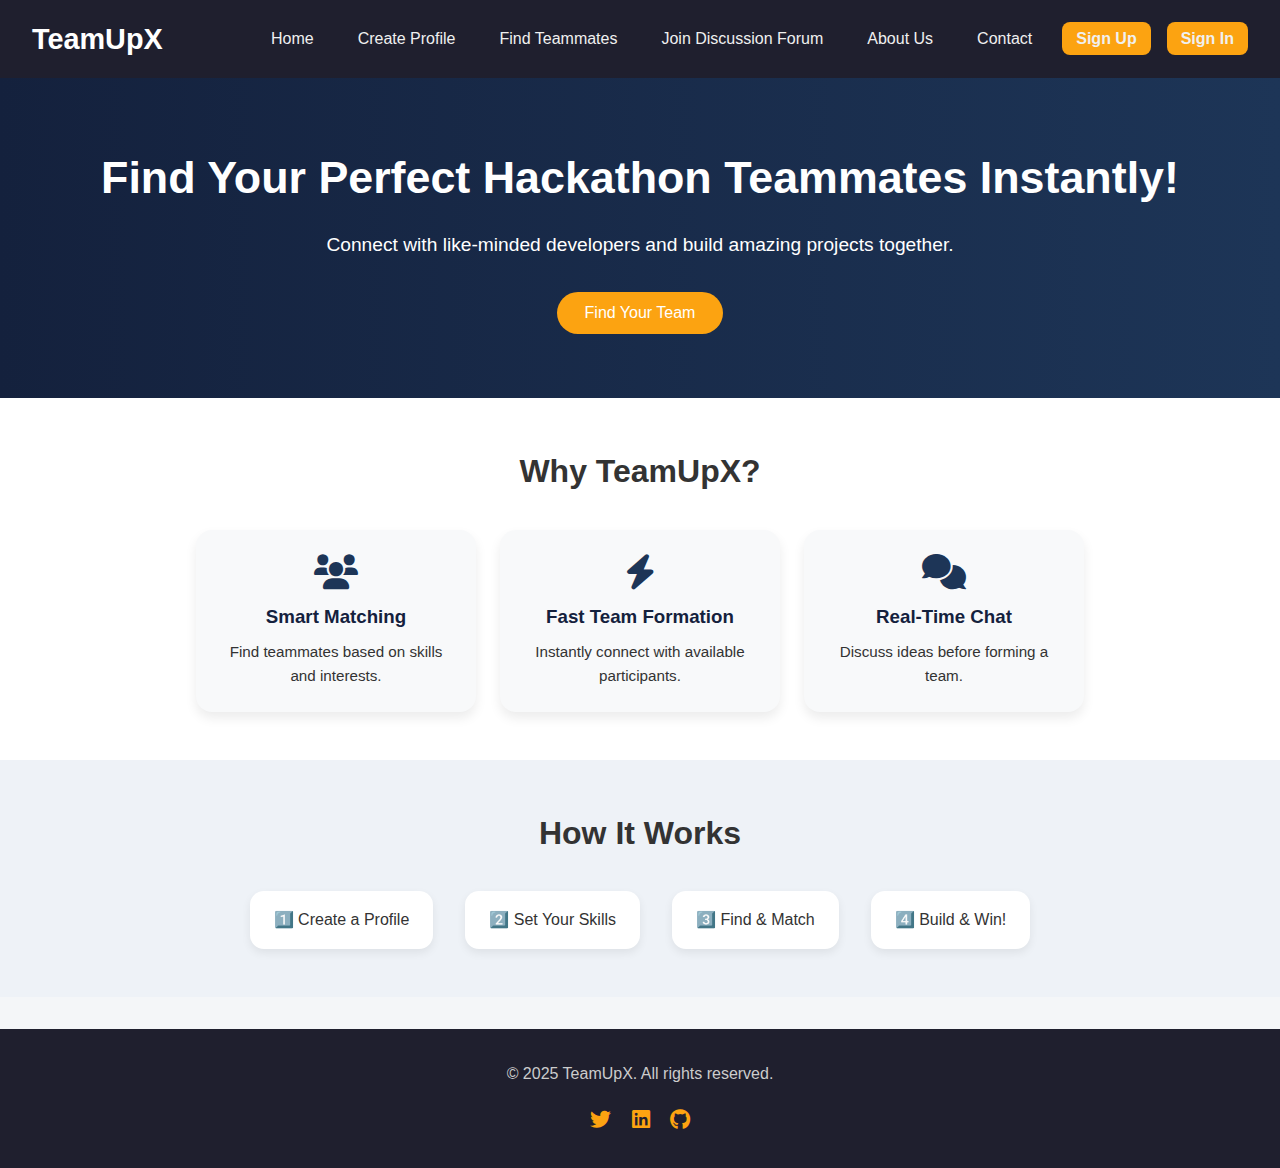
<file: public/index.html>
<!DOCTYPE html>
<html lang="en">
<head>
    <meta charset="UTF-8">
    <meta name="viewport" content="width=device-width, initial-scale=1.0">
    <title>TeamUpX - Find Your Perfect Teammates</title>
    <link rel="stylesheet" href="style.css">
    <script defer src="script.js"></script>
    <link rel="stylesheet" href="https://cdnjs.cloudflare.com/ajax/libs/font-awesome/6.0.0/css/all.min.css">
</head>
<body>

    <!-- Navbar -->
    <nav class="navbar">
        <div class="logo">TeamUpX</div>
        <ul class="nav-links">
            <li><a href="./index.html">Home</a></li>
            <li><a href="./profile/profile.html">Create Profile</a></li>
            <li><a href="./FindTeam/team.html">Find Teammates</a></li>
            <li><a href="./Discussion/chat.html">Join Discussion Forum</a></li>
            <!-- <li><a href="#">Explore Projects</a></li> -->
            <li><a href="#">About Us</a></li>
            <li><a href="./feedback/feedback.html">Contact</a></li>
            <li><a href="./register/register.html" class="cta-button">Sign Up</a></li>
            <li><a href="./login/login.html" class="cta-button">Sign In</a></li>
        </ul>
    </nav>

    <!-- Hero Section -->
    <header class="hero">
        <h1>Find Your Perfect Hackathon Teammates Instantly!</h1>
        <p>Connect with like-minded developers and build amazing projects together.</p>
        <button class="cta-main">Find Your Team</button>
    </header>

    <!-- Features Section -->
    <section class="features">
        <h2>Why TeamUpX?</h2>
        <div class="feature-cards">
            <div class="card">
                <i class="fas fa-users"></i>
                <h3>Smart Matching</h3>
                <p>Find teammates based on skills and interests.</p>
            </div>
            <div class="card">
                <i class="fas fa-bolt"></i>
                <h3>Fast Team Formation</h3>
                <p>Instantly connect with available participants.</p>
            </div>
            <div class="card">
                <i class="fas fa-comments"></i>
                <h3>Real-Time Chat</h3>
                <p>Discuss ideas before forming a team.</p>
            </div>
        </div>
    </section>

    <!-- How It Works -->
    <section class="how-it-works">
        <h2>How It Works</h2>
        <div class="steps">
            <div class="step"><span>1️⃣</span> Create a Profile</div>
            <div class="step"><span>2️⃣</span> Set Your Skills</div>
            <div class="step"><span>3️⃣</span> Find & Match</div>
            <div class="step"><span>4️⃣</span> Build & Win!</div>
        </div>
    </section>

    <!-- Footer -->
    <footer>
        <p>© 2025 TeamUpX. All rights reserved.</p>
        <div class="social-icons">
            <a href="#"><i class="fab fa-twitter"></i></a>
            <a href="#"><i class="fab fa-linkedin"></i></a>
            <a href="#"><i class="fab fa-github"></i></a>
        </div>
    </footer>

</body>
</html>
</file>
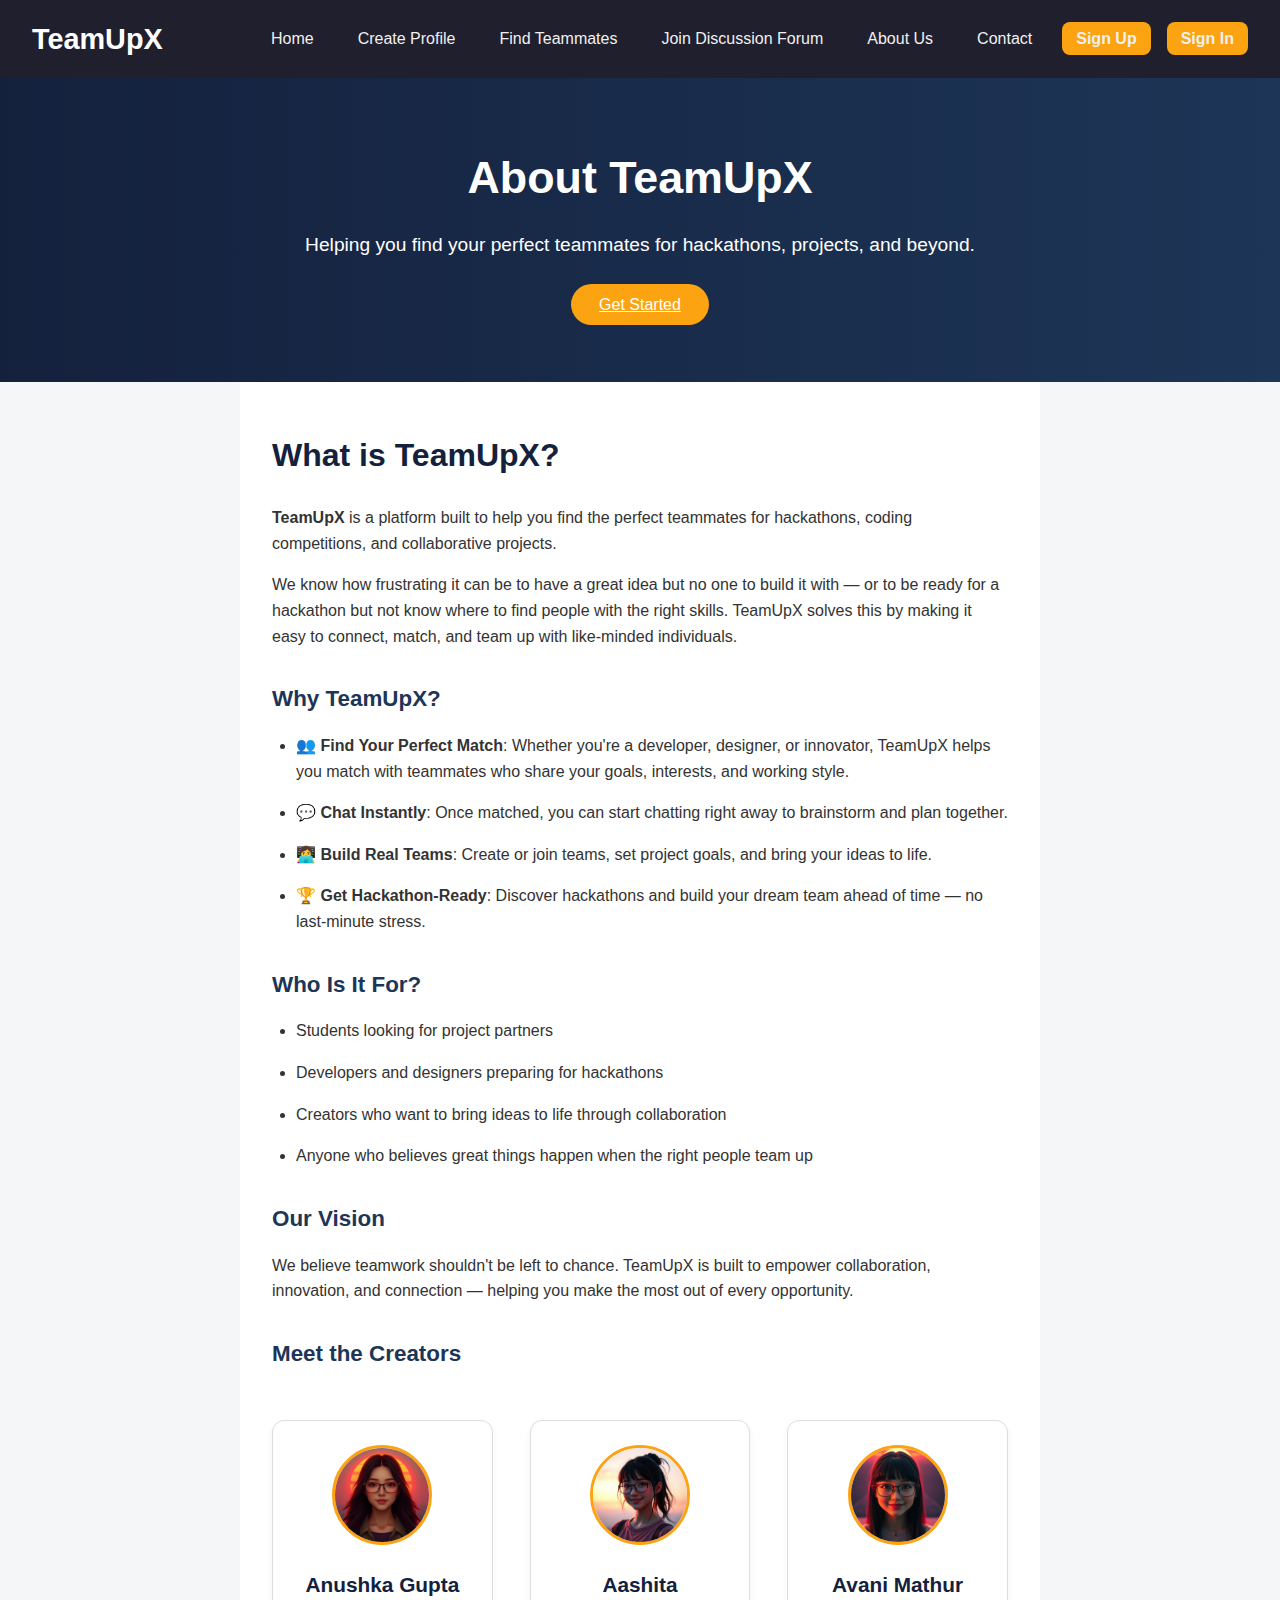
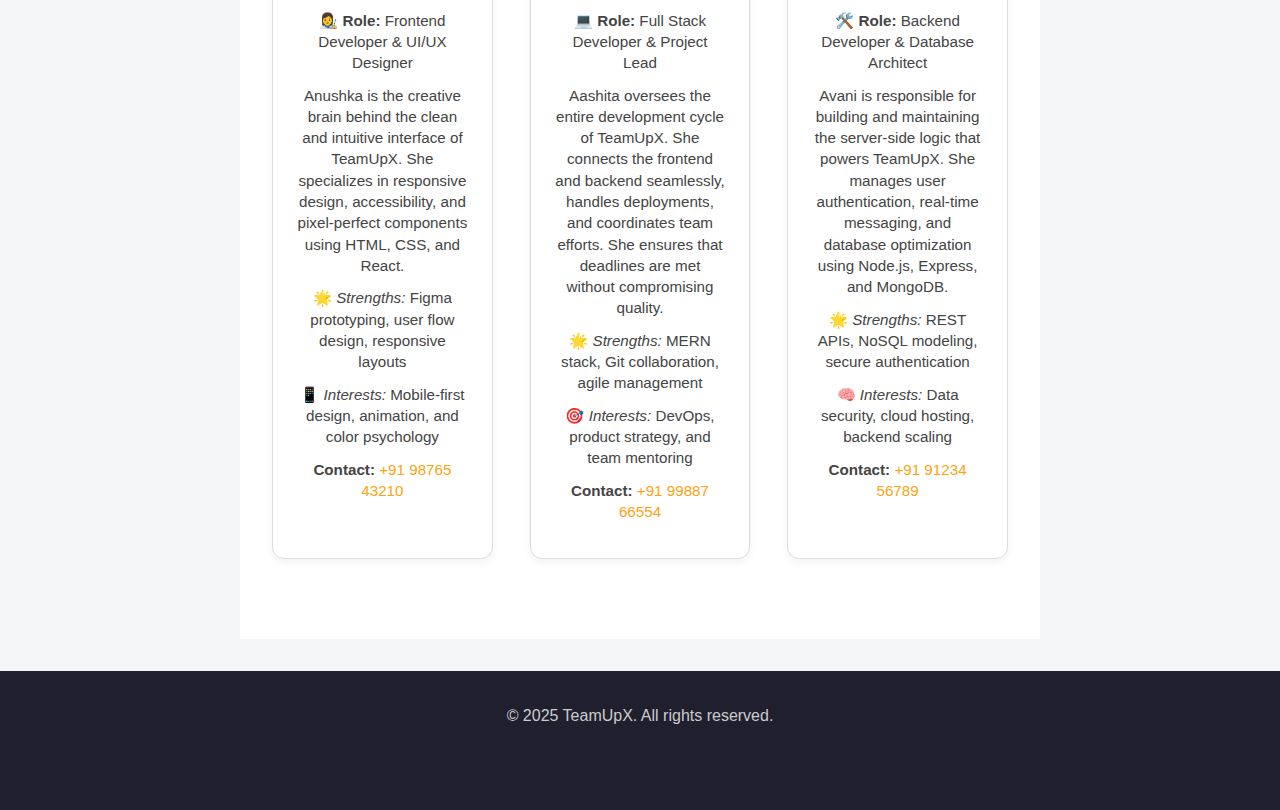
<file: public/aboutUs/aboutUs.html>
<!DOCTYPE html>
<html lang="en">
<head>
  <meta charset="UTF-8" />
  <meta name="viewport" content="width=device-width, initial-scale=1.0"/>
    <link rel="stylesheet" href="aboutUs.css">

  <title>About Us</title>

</head>
<body>

    <!-- Navbar -->
    <nav class="navbar">
        <div class="logo">TeamUpX</div>
        <ul class="nav-links">
            <li><a href="/public/index.html">Home</a></li>
            <li><a href="/public/profile/profile.html">Create Profile</a></li>
            <li><a href="/public/FindTeam/team.html">Find Teammates</a></li>
            <li><a href="/public/Discussion/chat.html">Join Discussion Forum</a></li>
            <li><a href="#">About Us</a></li>
            <li><a href="/public/feedback/feedback.html">Contact</a></li>
            <li><a href="/public/register/register.html" class="cta-button">Sign Up</a></li>
            <li><a href="/public/login/login.html" class="cta-button">Sign In</a></li>
        </ul>
    </nav>

  <!-- Hero -->
  <section class="hero">
    <h1>About TeamUpX</h1>
    <p>Helping you find your perfect teammates for hackathons, projects, and beyond.</p>
    <a href="/public/register/register.html" class="cta-main">Get Started</a>
  </section>

  <!-- About Content -->
  <section class="about-section">
    <h2>What is TeamUpX?</h2>
    <p><strong>TeamUpX</strong> is a platform built to help you find the perfect teammates for hackathons, coding competitions, and collaborative projects.</p>
    <p>We know how frustrating it can be to have a great idea but no one to build it with — or to be ready for a hackathon but not know where to find people with the right skills. TeamUpX solves this by making it easy to connect, match, and team up with like-minded individuals.</p>

    <h3>Why TeamUpX?</h3>
    <ul>
      <li>👥 <strong>Find Your Perfect Match</strong>: Whether you're a developer, designer, or innovator, TeamUpX helps you match with teammates who share your goals, interests, and working style.</li>
      <li>💬 <strong>Chat Instantly</strong>: Once matched, you can start chatting right away to brainstorm and plan together.</li>
      <li>👩‍💻 <strong>Build Real Teams</strong>: Create or join teams, set project goals, and bring your ideas to life.</li>
      <li>🏆 <strong>Get Hackathon-Ready</strong>: Discover hackathons and build your dream team ahead of time — no last-minute stress.</li>
    </ul>

    <h3>Who Is It For?</h3>
    <ul>
      <li>Students looking for project partners</li>
      <li>Developers and designers preparing for hackathons</li>
      <li>Creators who want to bring ideas to life through collaboration</li>
      <li>Anyone who believes great things happen when the right people team up</li>
    </ul>

    <h3>Our Vision</h3>
    <p>We believe teamwork shouldn't be left to chance. TeamUpX is built to empower collaboration, innovation, and connection — helping you make the most out of every opportunity.</p>
 
<h3>Meet the Creators</h3> 
<div class="creators-container">

  <div class="creator-card">
    <img src="./creator1.PNG" alt="Anushka Gupta">
    <h4>Anushka Gupta</h4>
    <p>👩‍🎨 <strong>Role:</strong> Frontend Developer & UI/UX Designer</p>
    <p>Anushka is the creative brain behind the clean and intuitive interface of TeamUpX. She specializes in responsive design, accessibility, and pixel-perfect components using HTML, CSS, and React.</p>
    <p>🌟 <em>Strengths:</em> Figma prototyping, user flow design, responsive layouts</p>
    <p>📱 <em>Interests:</em> Mobile-first design, animation, and color psychology</p>
    <p><strong>Contact:</strong> <a href="tel:+919876543210">+91 98765 43210</a></p>
  </div>

  <div class="creator-card">
    <img src="./creator2.PNG" alt="Aashita">
    <h4>Aashita</h4>
    <p>💻 <strong>Role:</strong> Full Stack Developer & Project Lead</p>
    <p>Aashita oversees the entire development cycle of TeamUpX. She connects the frontend and backend seamlessly, handles deployments, and coordinates team efforts. She ensures that deadlines are met without compromising quality.</p>
    <p>🌟 <em>Strengths:</em> MERN stack, Git collaboration, agile management</p>
    <p>🎯 <em>Interests:</em> DevOps, product strategy, and team mentoring</p>
    <p><strong>Contact:</strong> <a href="tel:+919988766554">+91 99887 66554</a></p>
  </div>

  <div class="creator-card">
    <img src="./creator3.PNG" alt="Avani Mathur">
    <h4>Avani Mathur</h4>
    <p>🛠️ <strong>Role:</strong> Backend Developer & Database Architect</p>
    <p>Avani is responsible for building and maintaining the server-side logic that powers TeamUpX. She manages user authentication, real-time messaging, and database optimization using Node.js, Express, and MongoDB.</p>
    <p>🌟 <em>Strengths:</em> REST APIs, NoSQL modeling, secure authentication</p>
    <p>🧠 <em>Interests:</em> Data security, cloud hosting, backend scaling</p>
    <p><strong>Contact:</strong> <a href="tel:+919123456789">+91 91234 56789</a></p>
  </div>

</div>

  </section>

    <!-- Footer -->
    <footer>
        <p>© 2025 TeamUpX. All rights reserved.</p>
        <div class="social-icons">
            <a href="#"><i class="fab fa-twitter"></i></a>
            <a href="#"><i class="fab fa-linkedin"></i></a>
            <a href="#"><i class="fab fa-github"></i></a>
        </div>
    </footer>

</body>
</html>
</file>
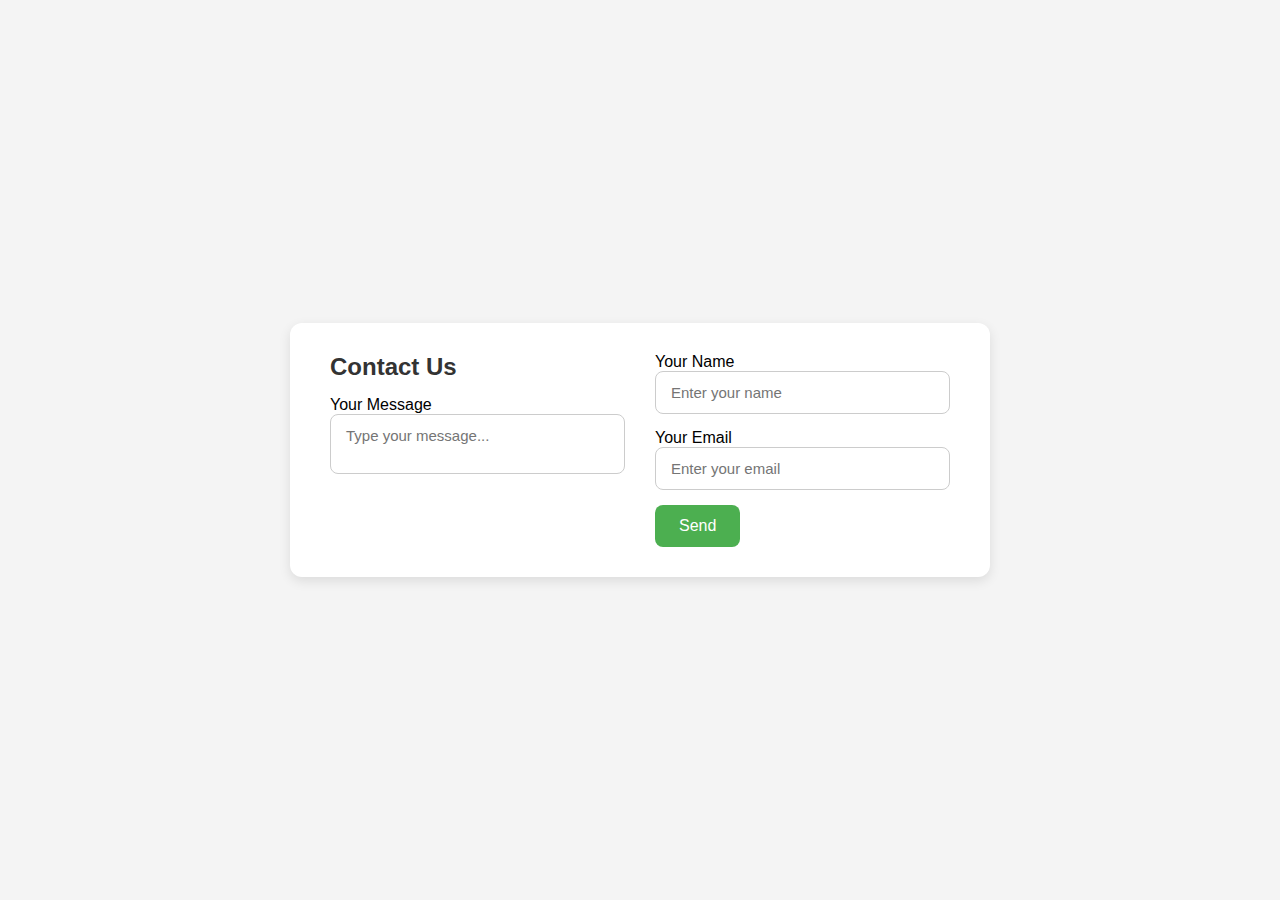
<file: public/feedback/feedback.html>
<!-- <!DOCTYPE html>
<html lang="en">
<head>
    <meta charset="UTF-8">
    <meta name="viewport" content="width=device-width, initial-scale=1.0">
    <title>Feedback Form</title>
</head>

<body>
    <small></small>
<div class="wrapper centered">
  <article class="letter">
    <div class="side">
      <h1>Contact us</h1>
      <p>
        <textarea placeholder="Your message"></textarea>
      </p>
    </div>
    <div class="side">
      <p>
        <input type="text" placeholder="Your name" >
      </p>
      <p>
        <input type="email" placeholder="Your email" >
      </p>
      <p>
        <button id="sendLetter">Send</button>
      </p>
    </div>
  </article>
  <div class="envelope front"></div>
  <div class="envelope back"></div>
</div>
<p class="result-message centered">Thank you for your message</p> -->
<!-- </body>
<script src="feedback.js"></script>
</html> -->


<!DOCTYPE html>
<html lang="en">
<head>
  <meta charset="UTF-8" />
  <meta name="viewport" content="width=device-width, initial-scale=1.0"/>
  <title>Feedback Form</title>
  <link rel="stylesheet" href="feedback.css"> <!-- Optional: Your CSS file -->
</head>
<body>
  <div class="wrapper centered">
    <form class="letter" id="feedbackForm">
      <div class="side">
        <h1>Contact Us</h1>
        <label for="message">Your Message</label>
        <textarea id="message" name="message" placeholder="Type your message..." required></textarea>
      </div>
      <div class="side">
        <label for="name">Your Name</label>
        <input type="text" id="name" name="name" placeholder="Enter your name" required />

        <label for="email">Your Email</label>
        <input type="email" id="email" name="email" placeholder="Enter your email" required />

        <button type="submit" id="sendLetter">Send</button>
      </div>
    </form>
    <div class="envelope front"></div>
    <div class="envelope back"></div>
  </div>

  <p class="result-message centered" id="resultMessage" style="display: none;">Thank you for your message!</p>

  <script src="feedback.js"></script>
</body>
</html>
</file>
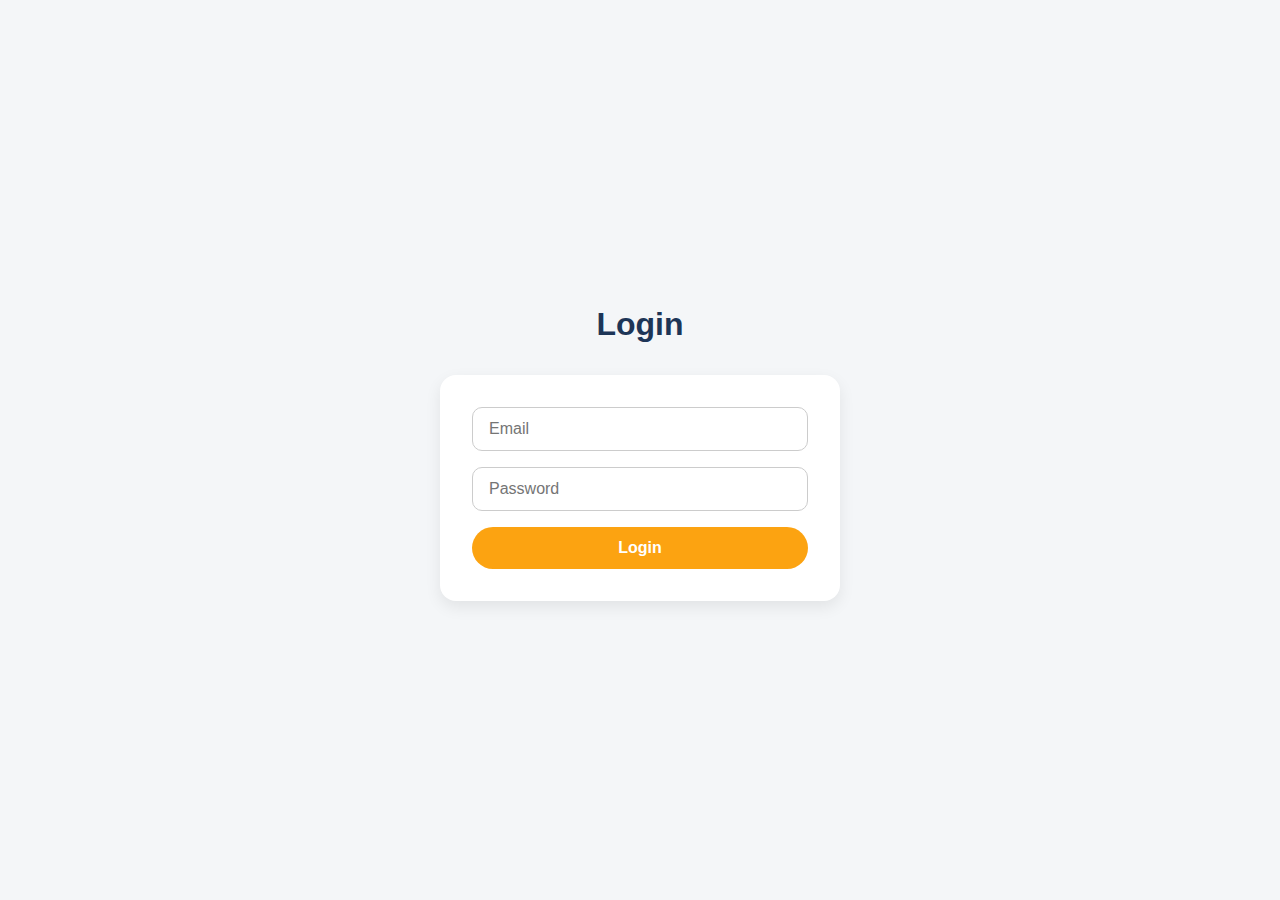
<file: public/login/login.html>
<!-- <!DOCTYPE html>
<html>
<head><title>Login</title>
    <link rel="stylesheet" href="login.css">
</head>
<body>
    <h2>Login</h2>
    <form id="loginForm">
        <input type="email" placeholder="Email" id="email" required><br>
        <input type="password" placeholder="Password" id="password" required><br>
        <button type="submit">Login</button>
    </form>
    <script>
    document.getElementById('loginForm').addEventListener('submit', async (e) => {
        e.preventDefault();
        const email = document.getElementById('email').value;
        const password = document.getElementById('password').value;

        const res = await fetch('http://localhost:5000/api/login', {
            method: 'POST',
            headers: { 'Content-Type': 'application/json' },
            body: JSON.stringify({ email, password })
        });

        const data = await res.json();
        if (res.ok) {
            localStorage.setItem('user', JSON.stringify(data.user));
            window.location.href = 'profile.html';
        } else {
            alert(data.msg || 'Login failed');
        }
    });
    </script>
</body>
</html> -->

<!-- 
<!DOCTYPE html>
<html>
<head><title>Login</title>
    <link rel="stylesheet" href="login.css">
</head>
<body>
    <h2>Login</h2>
    <form id="loginForm">
        <input type="email" placeholder="Email" id="email" required><br>
        <input type="password" placeholder="Password" id="password" required><br>
        <button type="submit">Login</button>
    </form>
    <script>
    document.getElementById('loginForm').addEventListener('submit', async (e) => {
        e.preventDefault();
        const email = document.getElementById('email').value;
        const password = document.getElementById('password').value;

        const res = await fetch('http://127.0.0.1:5000/login', {
            method: 'POST',
            headers: { 'Content-Type': 'application/json' },
            body: JSON.stringify({ email, password })
        });

        const data = await res.json();
        if (res.ok) {
            localStorage.setItem('user', JSON.stringify(data.user));
            window.location.href = 'profile.html';
        } else {
            alert(data.msg || 'Login failed');
        }
    });
    </script>
    <script src="script.js"></script>
</body>
</html> -->

<!DOCTYPE html>
<html lang="en">
<head>
    <meta charset="UTF-8">
    <title>Login</title>
    <link rel="stylesheet" href="login.css">
</head>
<body>
    <h2>Login</h2>
    <form id="loginForm">
        <input type="email" id="email" placeholder="Email" required>
        <input type="password" id="password" placeholder="Password" required>
        <button type="submit">Login</button>
    </form>
    <script src="login.js"></script>
</body>
</html>
</file>
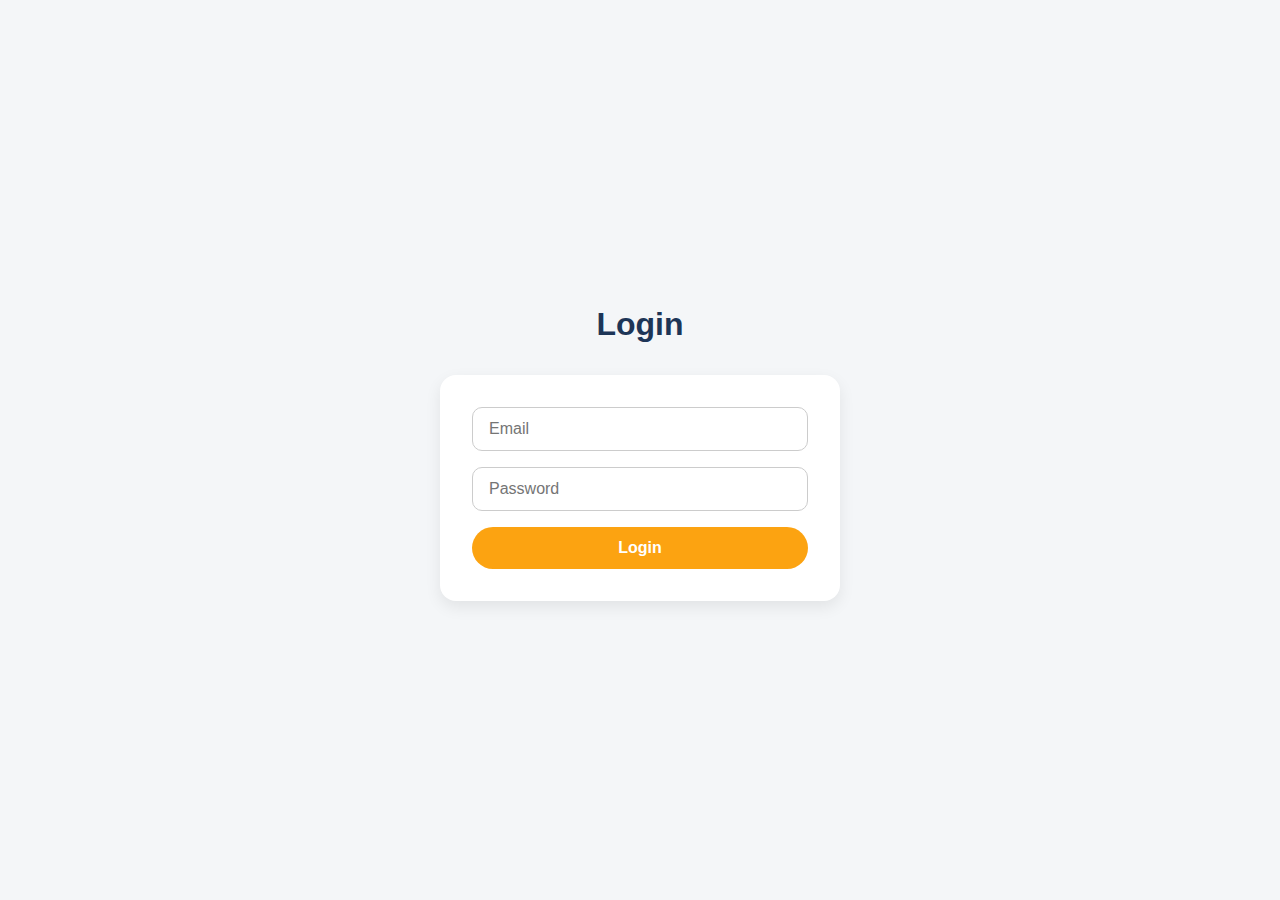
<file: public/profile/profile.html>
<!-- <!DOCTYPE html>
<html>
<head>
    <title>Profile</title>
    <link rel="stylesheet" href="profile.css">
</head>
<body>
    <h2>User Profile</h2>
    <div id="profile"></div>

    <script>
        const user = JSON.parse(localStorage.getItem('user'));

        if (user) {
            document.getElementById('profile').innerHTML = `
                <p><strong>Username:</strong> ${user.username}</p>
                <p><strong>Full Name:</strong> ${user.fullName || 'N/A'}</p>
                <p><strong>Email:</strong> ${user.email}</p>
                <p><strong>College:</strong> ${user.college || 'N/A'}</p>
                <p><strong>Year of Study:</strong> ${user.yearOfStudy || 'N/A'}</p>
                <p><strong>Skills:</strong> ${user.skills && user.skills.length ? user.skills.join(', ') : 'N/A'}</p>
                <p><strong>GitHub:</strong> ${user.github ? `<a href="${user.github}" target="_blank">${user.github}</a>` : 'N/A'}</p>
                <p><strong>Resume:</strong> ${user.resume ? `<a href="${user.resume}" target="_blank">View Resume</a>` : 'N/A'}</p>
            `;
        } else {
            window.location.href = 'profile.html';
        }
    </script>
    <script src="script.js"></script>
</body>
</html> -->

<!-- 
<!DOCTYPE html>
<html>
<head>
    <title>Create Profile</title>
    <link rel="stylesheet" href="profile.css">
</head>
<body>
    <h2>Create Your Profile</h2>
    <form id="profileForm">
        <input type="text" name="fullName" placeholder="Full Name" required><br>
        <input type="text" name="college" placeholder="College"><br>
        <input type="text" name="yearOfStudy" placeholder="Year of Study"><br>
        <textarea name="bio" placeholder="Bio"></textarea><br>
        <input type="text" name="skills" placeholder="Skills (comma-separated)"><br>
        <input type="text" name="pastExperience" placeholder="Past Experience"><br>
        <input type="text" name="achievements" placeholder="Achievements"><br>
        <input type="text" name="resume" placeholder="Resume Link"><br>
        <input type="text" name="github" placeholder="GitHub Link"><br>
        <input type="text" name="linkedIn" placeholder="LinkedIn Link"><br>
        <button type="submit">Save Profile</button>
    </form>

    <script>
        const user = JSON.parse(localStorage.getItem("user"));
        if (!user || !user.accessToken) {
            alert("Please log in to create your profile.");
            window.location.href = "../login/login.html";
        }

        document.getElementById("profileForm").addEventListener("submit", async (e) => {
            e.preventDefault();
            const form = e.target;
            const data = {
                fullName: form.fullName.value,
                college: form.college.value,
                yearOfStudy: form.yearOfStudy.value,
                bio: form.bio.value,
                skills: form.skills.value.split(',').map(s => s.trim()),
                pastExperience: form.pastExperience.value,
                achievements: form.achievements.value,
                resume: form.resume.value,
                github: form.github.value,
                linkedIn: form.linkedIn.value
            };

            try {
                const res = await fetch("/api/profile/create", {
                    method: "POST",
                    headers: {
                        "Content-Type": "application/json",
                        Authorization: `Bearer ${user.accessToken}`,
                    },
                    body: JSON.stringify(data)
                });

                if (!res.ok) throw new Error("Profile creation failed");
                const profile = await res.json();
                alert("Profile created!");
                window.location.href = "profile.html"; // or wherever you want
            } catch (err) {
                alert(err.message);
            }
        });
    </script>
</body>
</html> -->


<!DOCTYPE html>
<html>
<head>
    <title>Create Profile</title>
    <link rel="stylesheet" href="profile.css">
</head>
<body>
    <h2>Create Your Profile</h2>
    <form id="profileForm">
        <input type="text" name="fullName" placeholder="Full Name" required><br>
        <input type="text" name="college" placeholder="College"><br>
        <input type="text" name="yearOfStudy" placeholder="Year of Study"><br>
        <textarea name="bio" placeholder="Bio"></textarea><br>
        <input type="text" name="skills" placeholder="Skills (comma-separated)"><br>
        <input type="text" name="pastExperience" placeholder="Past Experience"><br>
        <input type="text" name="achievements" placeholder="Achievements"><br>
        <input type="text" name="resume" placeholder="Resume Link"><br>
        <input type="text" name="github" placeholder="GitHub Link"><br>
        <input type="text" name="linkedIn" placeholder="LinkedIn Link"><br>
        <button type="submit">Save Profile</button>
    </form>

    <!-- External JavaScript -->
    <script src="profile.js"></script>
</body>
</html>
</file>
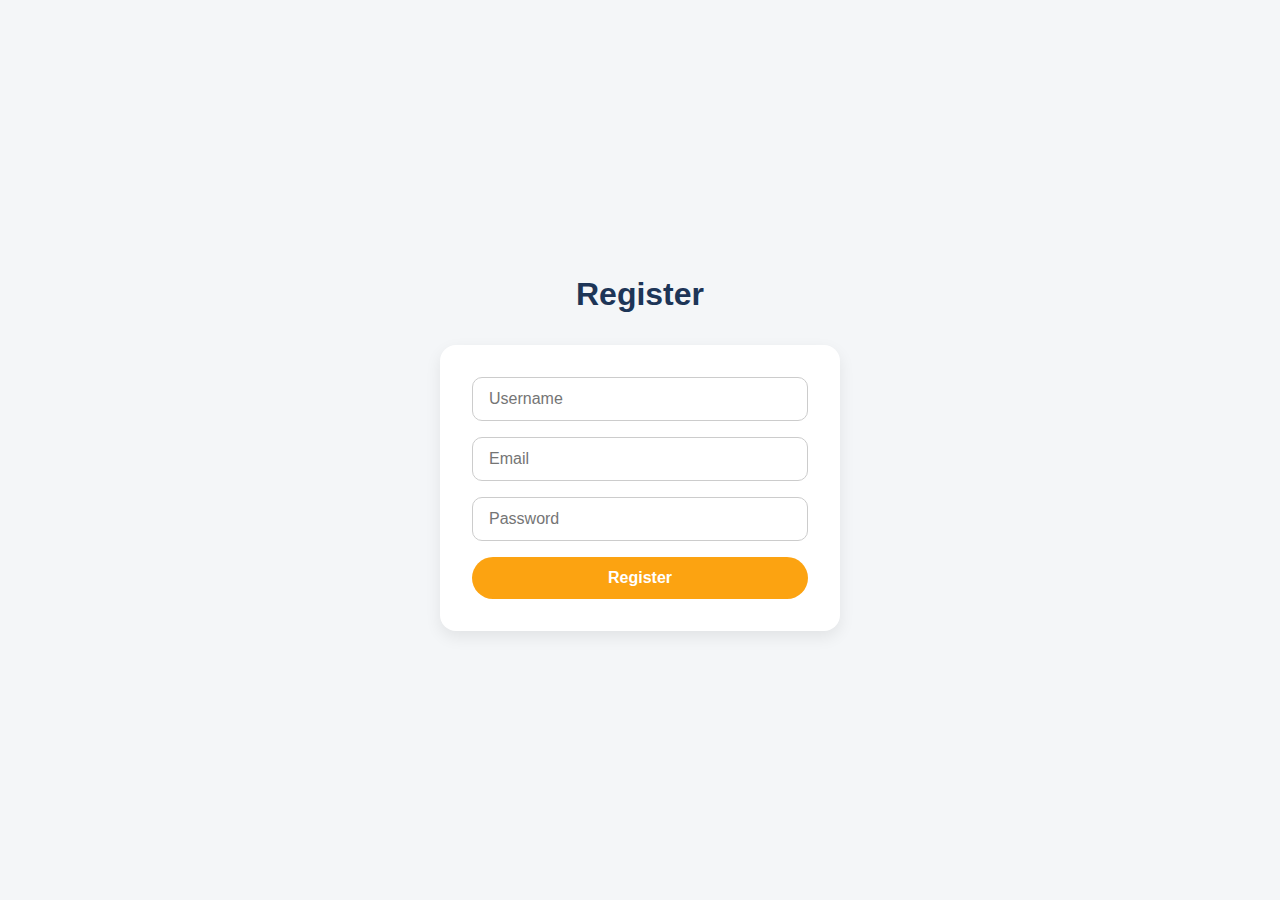
<file: public/register/register.html>
<!-- 
<!DOCTYPE html>
<html>
<head><title>Register</title>
    <link rel="stylesheet" href="register.css">
</head>
<body>
    <h2>Register</h2>
    <form id="registerForm">
        <input type="text" placeholder="Username" id="username" required><br>
        <input type="email" placeholder="Email" id="email" required><br>
        <input type="password" placeholder="Password" id="password" required><br>
        <button type="submit">Register</button>
    </form>
    <script>
    document.getElementById('registerForm').addEventListener('submit', async (e) => {
        e.preventDefault();
        const username = document.getElementById('username').value;
        const email = document.getElementById('email').value;
        const password = document.getElementById('password').value;

        const res = await fetch('http://localhost:5000/api/register', {
            method: 'POST',
            headers: { 'Content-Type': 'application/json' },
            body: JSON.stringify({ username, email, password })
        });

        const data = await res.json();
        if (res.status === 201) {
            alert('Registered! Now login.');
            window.location.href = 'login.html';
        } else {
            alert(data.msg || 'Error');
        }
    });
    </script>
</body>
</html> -->


<!-- 

<!DOCTYPE html>
<html>
<head>
    <title>Register</title>
    <link rel="stylesheet" href="register.css">
</head>
<body>
    <h2>Register</h2>
    <form id="registerForm">
        <input type="text" placeholder="Username" id="username" required><br>
        <input type="email" placeholder="Email" id="email" required><br>
        <input type="password" placeholder="Password" id="password" required><br>
        <input type="text" placeholder="Full Name" id="fullName" required><br>
        <input type="text" placeholder="College" id="college"><br>
        <input type="text" placeholder="Year of Study" id="yearOfStudy"><br>
        <input type="text" placeholder="Skills (comma-separated)" id="skills"><br>
        <textarea placeholder="Past Experience" id="pastExperience"></textarea><br>
        <textarea placeholder="Achievements" id="achievements"></textarea><br>
        <input type="text" placeholder="GitHub Profile URL" id="github"><br>
        <input type="url" placeholder="Resume URL (e.g., Google Drive)" id="resume"><br><br>

        <button type="submit">Register</button>
    </form>

    <script>
    document.getElementById('registerForm').addEventListener('submit', async (e) => {
        e.preventDefault();

        const userData = {
            username: document.getElementById('username').value,
            email: document.getElementById('email').value,
            password: document.getElementById('password').value,
            fullName: document.getElementById('fullName').value,
            college: document.getElementById('college').value,
            yearOfStudy: document.getElementById('yearOfStudy').value,
            skills: document.getElementById('skills').value,
            pastExperience: document.getElementById('pastExperience').value,
            achievements: document.getElementById('achievements').value,
            github: document.getElementById('github').value,
            resume: document.getElementById('resume').value
        };

        try {
            const res = await fetch('http://127.0.0.1:5000/register', {
                method: 'POST',
                headers: { 'Content-Type': 'application/json' },
                body: JSON.stringify(userData)
            });

            const data = await res.json();
            if (res.status === 201) {
                alert('Registered! Now login.');
                window.location.href = 'login.html';
            } else {
                alert(data.msg || 'Registration failed.');
            }
        } catch (err) {
            alert('Error: ' + err.message);
        }
    });
    </script>
    <script src="script.js"></script>
</body>
</html> -->


<!DOCTYPE html>
<html lang="en">
<head>
    <meta charset="UTF-8">
    <title>Register</title>
    <link rel="stylesheet" href="register.css">
</head>
<body>
    <h2>Register</h2>
    <form id="registerForm">
        <input type="text" id="username" placeholder="Username" required>
        <input type="email" id="email" placeholder="Email" required>
        <input type="password" id="password" placeholder="Password" required>
        <button type="submit">Register</button>
    </form>
    <script src="register.js"></script>
</body>
</html>
</file>
<file: public/style.css>
/* Global Styles
body {
    font-family: Arial, sans-serif;
    margin: 0;
    padding: 0;
    background-color: #f4f4f4;
}

/* Navbar */
/* .navbar {
    display: flex;
    justify-content: space-between;
    align-items: center;
    background-color: #1a1a2e;
    padding: 15px 20px;
    position: fixed;
    width: 100%;
    top: 0;
    z-index: 1000;
}

.logo {
    color: white;
    font-size: 24px;
    font-weight: bold;
}

.nav-links {
    list-style: none;
    display: flex;
    gap: 20px;
}

.nav-links li a {
    color: white;
    text-decoration: none;
    font-size: 16px;
}

.cta-button {
    background-color: #ff4b5c;
    color: white;
    padding: 8px 15px;
    border-radius: 5px;
}

/* Hero Section */
/* .hero {
    text-align: center;
    padding: 100px 20px;
    background: url('https://source.unsplash.com/1600x900/?technology,teamwork') no-repeat center center/cover;
    color: white;
}

.hero h1 {
    font-size: 36px;
    margin-bottom: 10px;
}

.cta-main {
    background-color: #ff4b5c;
    color: white;
    padding: 10px 20px;
    border-radius: 5px;
    font-size: 18px;
    cursor: pointer;
} */

/* Features Section */
/* .features {
    text-align: center;
    padding: 50px 20px;
    background-color: white;
}

.feature-cards {
    display: flex;
    justify-content: center;
    gap: 30px;
}

.card {
    background: #e3e3e3;
    padding: 20px;
    border-radius: 10px;
    width: 200px;
}

.card i {
    font-size: 30px;
    margin-bottom: 10px;
} */

/* How It Works */
/* .how-it-works { */
    /* text-align: center;
    padding: 50px 20px;
    background-color: #ddd;
}

.steps {
    display: flex;
    justify-content: center;
    gap: 20px;
}

.step {
    background: white;
    padding: 15px;
    border-radius: 5px;
}

/* Footer */
/* footer {
    text-align: center;
    padding: 20px;
    background-color: #1a1a2e;
    color: white;
}

.social-icons a {
    color: white;
    margin: 0 10px;
} */ 



/* Reset & Base Styles */
* {
  margin: 0;
  padding: 0;
  box-sizing: border-box;
  font-family: 'Segoe UI', sans-serif;
}

body {
  background-color: #f4f6f8;
  color: #333;
  line-height: 1.6;
}

/* Navbar */
.navbar {
  background: #1f1f2e;
  padding: 1rem 2rem;
  display: flex;
  justify-content: space-between;
  align-items: center;
}

.logo {
  color: #fff;
  font-size: 1.8rem;
  font-weight: bold;
}

.nav-links {
  list-style: none;
  display: flex;
  gap: 1rem;
}

.nav-links li a {
  color: #f0f0f0;
  text-decoration: none;
  padding: 8px 14px;
  border-radius: 8px;
  transition: background 0.3s;
}

.nav-links li a:hover,
.nav-links li .cta-button:hover {
  background: #3c3c5e;
}

.cta-button {
  background-color: #fca311;
  color: #fff;
  padding: 8px 16px;
  border-radius: 20px;
  font-weight: bold;
  transition: background 0.3s;
}

.cta-button:hover {
  background-color: #ff9900;
}

/* Hero Section */
.hero {
  background: linear-gradient(to right, #14213d, #1d3557);
  color: #fff;
  padding: 4rem 2rem;
  text-align: center;
}

.hero h1 {
  font-size: 2.8rem;
  margin-bottom: 1rem;
}

.hero p {
  font-size: 1.2rem;
  margin-bottom: 2rem;
}

.cta-main {
  background-color: #fca311;
  color: #fff;
  border: none;
  padding: 12px 28px;
  font-size: 1rem;
  border-radius: 30px;
  cursor: pointer;
  transition: background 0.3s;
}

.cta-main:hover {
  background-color: #ff9900;
}

/* Features Section */
.features {
  padding: 3rem 2rem;
  background-color: #ffffff;
  text-align: center;
}

.features h2 {
  font-size: 2rem;
  margin-bottom: 2rem;
}

.feature-cards {
  display: flex;
  flex-wrap: wrap;
  justify-content: center;
  gap: 1.5rem;
}

.card {
  background: #f8f9fa;
  border-radius: 16px;
  padding: 1.5rem;
  box-shadow: 0 6px 12px rgba(0, 0, 0, 0.08);
  width: 280px;
  transition: transform 0.3s ease, box-shadow 0.3s ease;
}

.card:hover {
  transform: translateY(-5px);
  box-shadow: 0 10px 18px rgba(0, 0, 0, 0.15);
}

.card i {
  font-size: 2.2rem;
  color: #1d3557;
  margin-bottom: 0.8rem;
}

.card h3 {
  margin-bottom: 0.5rem;
  color: #14213d;
}

.card p {
  font-size: 0.95rem;
  color: #333;
}

/* How It Works Section */
.how-it-works {
  padding: 3rem 2rem;
  background-color: #eef2f7;
  text-align: center;
}

.how-it-works h2 {
  font-size: 2rem;
  margin-bottom: 2rem;
}

.steps {
  display: flex;
  flex-wrap: wrap;
  justify-content: center;
  gap: 2rem;
}

.step {
  background: #fff;
  border-radius: 14px;
  padding: 1rem 1.5rem;
  box-shadow: 0 4px 10px rgba(0, 0, 0, 0.07);
  font-size: 1rem;
}

/* Footer */
footer {
  background-color: #1f1f2e;
  color: #ccc;
  padding: 2rem 1rem;
  text-align: center;
  margin-top: 2rem;
}

.social-icons {
  margin-top: 1rem;
}

.social-icons a {
  color: #fca311;
  margin: 0 0.5rem;
  font-size: 1.3rem;
  transition: color 0.3s;
}

.social-icons a:hover {
  color: #ffd166;
}

/* Responsive */
@media (max-width: 768px) {
  .feature-cards,
  .steps {
    flex-direction: column;
    align-items: center;
  }

  .nav-links {
    flex-wrap: wrap;
    justify-content: center;
  }
}
</file>
<file: public/aboutUs/aboutUs.css>
* {
      margin: 0;
      padding: 0;
      box-sizing: border-box;
      font-family: 'Segoe UI', sans-serif;
    }

    body {
      background-color: #f4f6f8;
      color: #333;
      line-height: 1.6;
    }

    .navbar {
      background: #1f1f2e;
      padding: 1rem 2rem;
      display: flex;
      justify-content: space-between;
      align-items: center;
    }

    .logo {
      color: #fff;
      font-size: 1.8rem;
      font-weight: bold;
    }

    .nav-links {
      list-style: none;
      display: flex;
      gap: 1rem;
    }

    .nav-links li a {
      color: #f0f0f0;
      text-decoration: none;
      padding: 8px 14px;
      border-radius: 8px;
      transition: background 0.3s;
    }

    .nav-links li a:hover,
    .nav-links li .cta-button:hover {
      background: #3c3c5e;
    }

    .cta-button {
      background-color: #fca311;
      color: #fff;
      padding: 8px 16px;
      border-radius: 20px;
      font-weight: bold;
      transition: background 0.3s;
    }

    .cta-button:hover {
      background-color: #ff9900;
    }

    .hero {
      background: linear-gradient(to right, #14213d, #1d3557);
      color: #fff;
      padding: 4rem 2rem;
      text-align: center;
    }

    .hero h1 {
      font-size: 2.8rem;
      margin-bottom: 1rem;
    }

    .hero p {
      font-size: 1.2rem;
      margin-bottom: 2rem;
    }

    .cta-main {
      background-color: #fca311;
      color: #fff;
      border: none;
      padding: 12px 28px;
      font-size: 1rem;
      border-radius: 30px;
      cursor: pointer;
      transition: background 0.3s;
    }

    .cta-main:hover {
      background-color: #ff9900;
    }

    .about-section {
      padding: 3rem 2rem;
      background-color: #ffffff;
      max-width: 800px;
      margin: 0 auto;
    }

    .about-section h2 {
      font-size: 2rem;
      margin-bottom: 1.5rem;
      color: #14213d;
    }

    .about-section h3 {
      font-size: 1.4rem;
      margin-top: 2rem;
      margin-bottom: 1rem;
      color: #1d3557;
    }

    .about-section p,
    .about-section li {
      font-size: 1rem;
      margin-bottom: 1rem;
    }

    .about-section ul {
      padding-left: 1.5rem;
    }

    footer {
      background-color: #1f1f2e;
      color: #ccc;
      padding: 2rem 1rem;
      text-align: center;
      margin-top: 2rem;
    }

    .social-icons {
      margin-top: 1rem;
    }

    .social-icons a {
      color: #fca311;
      margin: 0 0.5rem;
      font-size: 1.3rem;
      text-decoration: none;
      transition: color 0.3s;
    }

    .social-icons a:hover {
      color: #ffd166;
    }

    @media (max-width: 768px) {
      .nav-links {
        flex-wrap: wrap;
        justify-content: center;
      }
    }

    .creators-container {
  display: flex;
  justify-content: space-between;
  gap: 2rem;
  padding: 2rem 0;
  flex-wrap: wrap;
}

.creator-card {
  background-color: #ffffff;
  border: 1px solid #ddd;
  border-radius: 12px;
  padding: 1.5rem;
  flex: 1 1 30%;
  max-width: 30%;
  text-align: center;
  box-shadow: 0 4px 8px rgba(0, 0, 0, 0.05);
  transition: transform 0.3s ease;
}

.creator-card:hover {
  transform: translateY(-5px);
}

.creator-card img {
  width: 100px;
  height: 100px;
  object-fit: cover;
  border-radius: 50%;
  margin-bottom: 1rem;
  border: 3px solid #fca311;
}

.creator-card h4 {
  font-size: 1.3rem;
  color: #14213d;
  margin-bottom: 0.5rem;
}

.creator-card p {
  font-size: 0.95rem;
  color: #444;
  margin-bottom: 0.7rem;
  line-height: 1.4;
}

.creator-card a {
  color: #fca311;
  text-decoration: none;
}

.creator-card a:hover {
  text-decoration: underline;
}

/* Responsive behavior */
@media (max-width: 992px) {
  .creator-card {
    flex: 1 1 45%;
    max-width: 45%;
  }
}

@media (max-width: 600px) {
  .creator-card {
    flex: 1 1 100%;
    max-width: 100%;
  }
}
</file>
<file: public/feedback/feedback.css>
* {
    box-sizing: border-box;
    margin: 0;
    padding: 0;
    font-family: "Segoe UI", Tahoma, Geneva, Verdana, sans-serif;
  }
  
  body {
    background-color: #f4f4f4;
    min-height: 100vh;
    display: flex;
    justify-content: center;
    align-items: center;
    padding: 20px;
  }
  
  .wrapper {
    position: relative;
    max-width: 700px;
    width: 100%;
  }
  
  .centered {
    display: flex;
    justify-content: center;
    align-items: center;
    flex-direction: column;
  }
  
  .letter {
    background: white;
    box-shadow: 0 4px 12px rgba(0, 0, 0, 0.1);
    padding: 30px 40px;
    border-radius: 12px;
    display: flex;
    gap: 30px;
    justify-content: space-between;
    flex-wrap: wrap;
  }
  
  .letter .side {
    flex: 1;
    min-width: 250px;
  }
  
  .letter h1 {
    margin-bottom: 15px;
    font-size: 24px;
    color: #333;
  }
  
  .letter input,
  .letter textarea {
    width: 100%;
    padding: 12px 15px;
    border: 1px solid #ccc;
    border-radius: 8px;
    font-size: 15px;
    margin-bottom: 15px;
    resize: none;
  }
  
  .letter button {
    padding: 12px 24px;
    background-color: #4caf50;
    color: white;
    border: none;
    border-radius: 8px;
    font-size: 16px;
    cursor: pointer;
    transition: background-color 0.3s ease;
  }
  
  .letter button:hover {
    background-color: #45a049;
  }
  
  .result-message {
    margin-top: 20px;
    color: green;
    font-size: 1.1rem;
    font-weight: bold;
    text-align: center;
  }
  
  .error-message {
    margin-top: -10px;
    margin-bottom: 10px;
    color: red;
    font-size: 0.85rem;
  }
  
  @media (max-width: 600px) {
    .letter {
      flex-direction: column;
    }
  }
</file>
<file: public/login/login.css>
/* Base Reset and Typography */
* {
  margin: 0;
  padding: 0;
  box-sizing: border-box;
  font-family: 'Segoe UI', sans-serif;
}

body {
  background-color: #f4f6f8;
  color: #333;
  line-height: 1.6;
  display: flex;
  flex-direction: column;
  align-items: center;
  justify-content: center;
  min-height: 100vh;
  padding: 2rem;
}

/* Login Form Title */
h2 {
  margin-bottom: 1.5rem;
  font-size: 2rem;
  color: #1d3557;
}

/* Form Container */
form#loginForm {
  background-color: #ffffff;
  padding: 2rem;
  border-radius: 16px;
  box-shadow: 0 6px 16px rgba(0, 0, 0, 0.08);
  max-width: 400px;
  width: 100%;
  display: flex;
  flex-direction: column;
  gap: 1rem;
}

/* Input Fields */
input {
  padding: 0.75rem 1rem;
  border: 1px solid #ccc;
  border-radius: 10px;
  font-size: 1rem;
  transition: border-color 0.3s;
}

input:focus {
  border-color: #fca311;
  outline: none;
}

/* Submit Button */
button[type="submit"] {
  background-color: #fca311;
  color: #fff;
  padding: 0.75rem;
  font-size: 1rem;
  border: none;
  border-radius: 30px;
  cursor: pointer;
  font-weight: bold;
  transition: background-color 0.3s;
}

button[type="submit"]:hover {
  background-color: #ff9900;
}

/* Responsive */
@media (max-width: 480px) {
  form#loginForm {
    padding: 1.5rem;
  }

  h2 {
    font-size: 1.6rem;
  }
}
</file>
<file: public/profile/profile.css>
/* /* Reset default styles */
* {
  margin: 0;
  padding: 0;
  box-sizing: border-box;
}

/* Body styling */
body {
  font-family: 'Segoe UI', Tahoma, Geneva, Verdana, sans-serif;
  background-color: #f5f8fa;
  display: flex;
  flex-direction: column;
  align-items: center;
  min-height: 100vh;
  padding: 30px 15px;
}

/* Heading at top */
h2 {
  margin-top: 10px;
  margin-bottom: 20px;
  font-size: 32px;
  font-weight: 600;
  color: #2c3e50;
  text-align: center;
}

/* Form card */
form {
  background-color: #ffffff;
  padding: 30px 25px;
  border-radius: 16px;
  box-shadow: 0 8px 24px rgba(0, 0, 0, 0.08);
  width: 100%;
  max-width: 550px;
  margin-top: 10px;
}

/* Inputs and textarea */
form input,
form textarea {
  width: 100%;
  padding: 14px 16px;
  margin-bottom: 18px;
  font-size: 16px;
  border: 1px solid #ccc;
  border-radius: 10px;
  background-color: #fefefe;
  transition: all 0.3s ease;
}

form input:focus,
form textarea:focus {
  border-color: #0077cc;
  outline: none;
  background-color: #f0f8ff;
}

/* Textarea */
form textarea {
  resize: vertical;
  min-height: 100px;
}

/* Button */
form button {
  background-color: #0077cc;
  color: #ffffff;
  font-size: 16px;
  padding: 14px;
  border: none;
  border-radius: 10px;
  cursor: pointer;
  width: 100%;
  transition: background-color 0.3s ease;
}

form button:hover {
  background-color: #005fa3;
}
</file>
<file: public/register/register.css>
/* Base Reset and Typography */
* {
  margin: 0;
  padding: 0;
  box-sizing: border-box;
  font-family: 'Segoe UI', sans-serif;
}

body {
  background-color: #f4f6f8;
  color: #333;
  line-height: 1.6;
  display: flex;
  flex-direction: column;
  align-items: center;
  justify-content: center;
  min-height: 100vh;
  padding: 2rem;
}

/* Register Form Container */
h2 {
  margin-bottom: 1.5rem;
  font-size: 2rem;
  color: #1d3557;
}

form#registerForm {
  background-color: #ffffff;
  padding: 2rem;
  border-radius: 16px;
  box-shadow: 0 6px 16px rgba(0, 0, 0, 0.08);
  max-width: 400px;
  width: 100%;
  display: flex;
  flex-direction: column;
  gap: 1rem;
}

/* Input Fields */
input {
  padding: 0.75rem 1rem;
  border: 1px solid #ccc;
  border-radius: 10px;
  font-size: 1rem;
  transition: border-color 0.3s;
}

input:focus {
  border-color: #fca311;
  outline: none;
}

/* Submit Button */
button[type="submit"] {
  background-color: #fca311;
  color: #fff;
  padding: 0.75rem;
  font-size: 1rem;
  border: none;
  border-radius: 30px;
  cursor: pointer;
  font-weight: bold;
  transition: background-color 0.3s;
}

button[type="submit"]:hover {
  background-color: #ff9900;
}

/* Responsive */
@media (max-width: 480px) {
  form#registerForm {
    padding: 1.5rem;
  }

  h2 {
    font-size: 1.6rem;
  }
}
</file>
